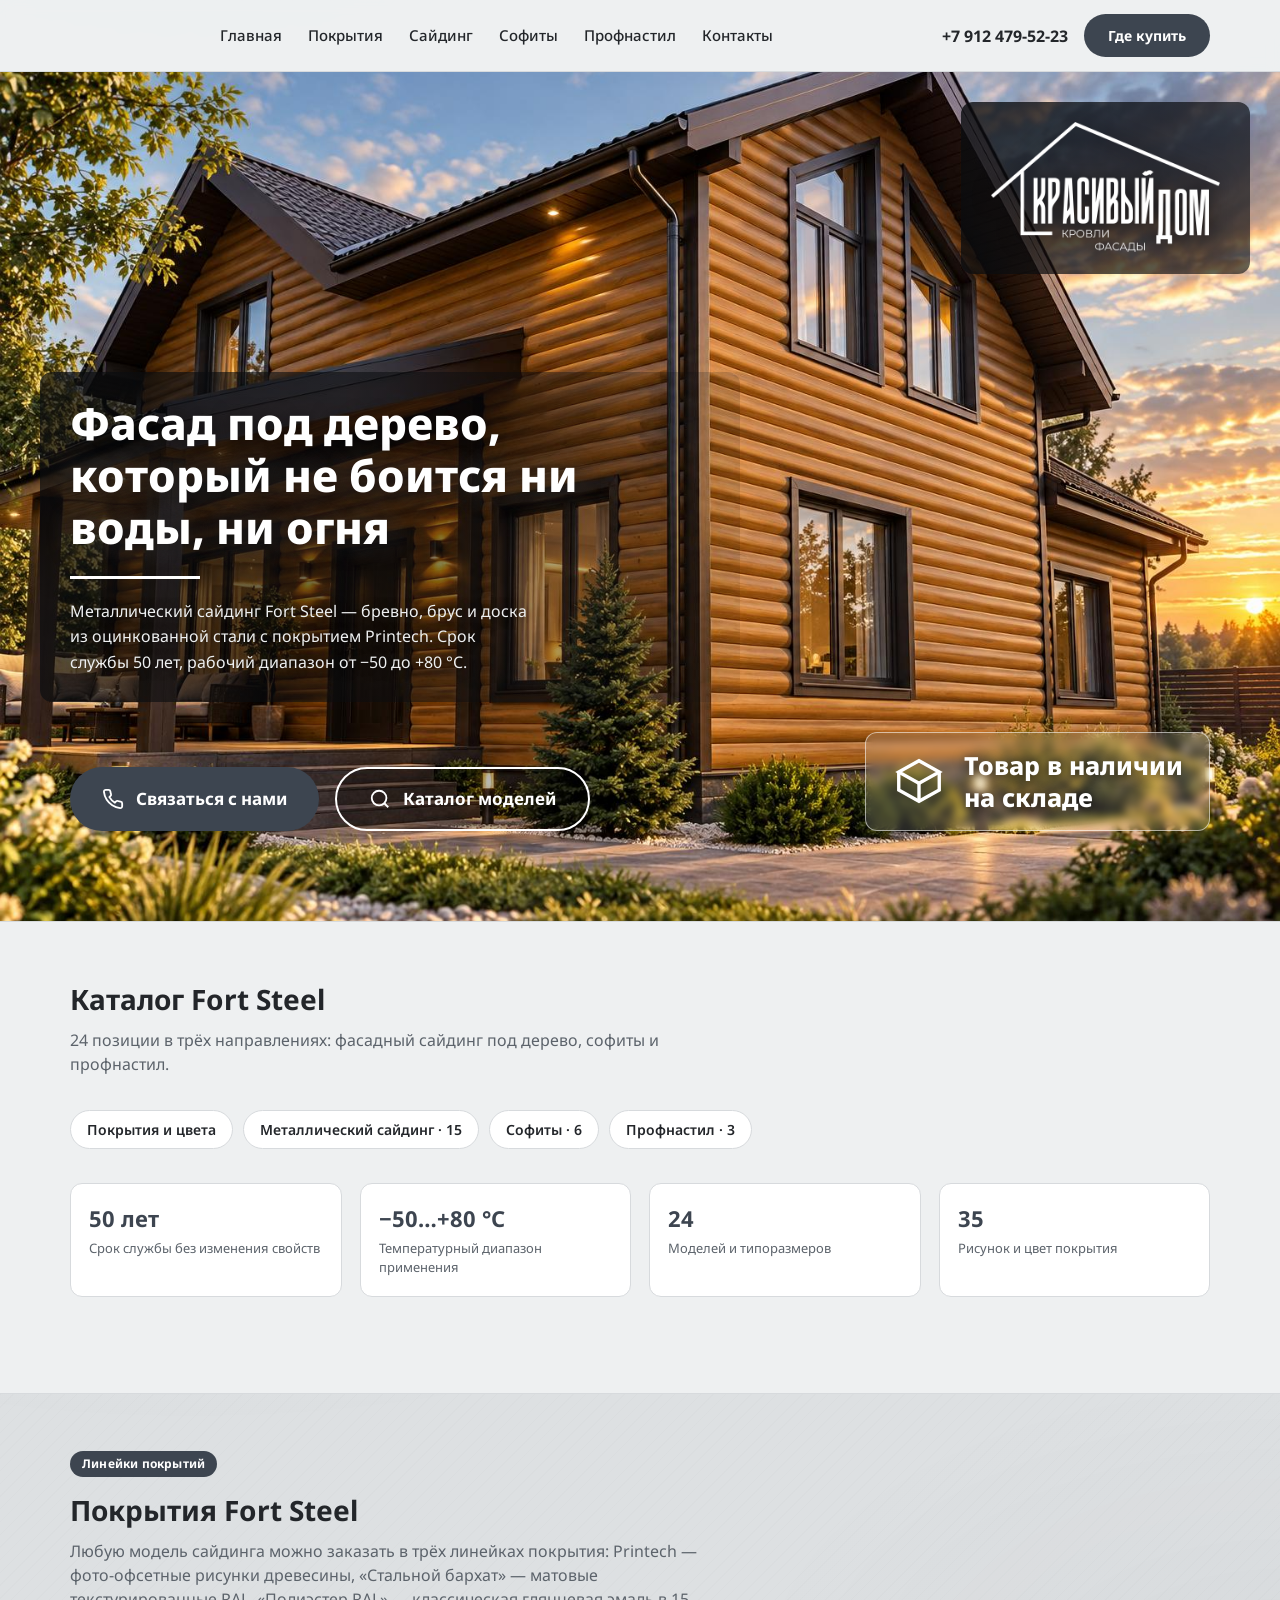
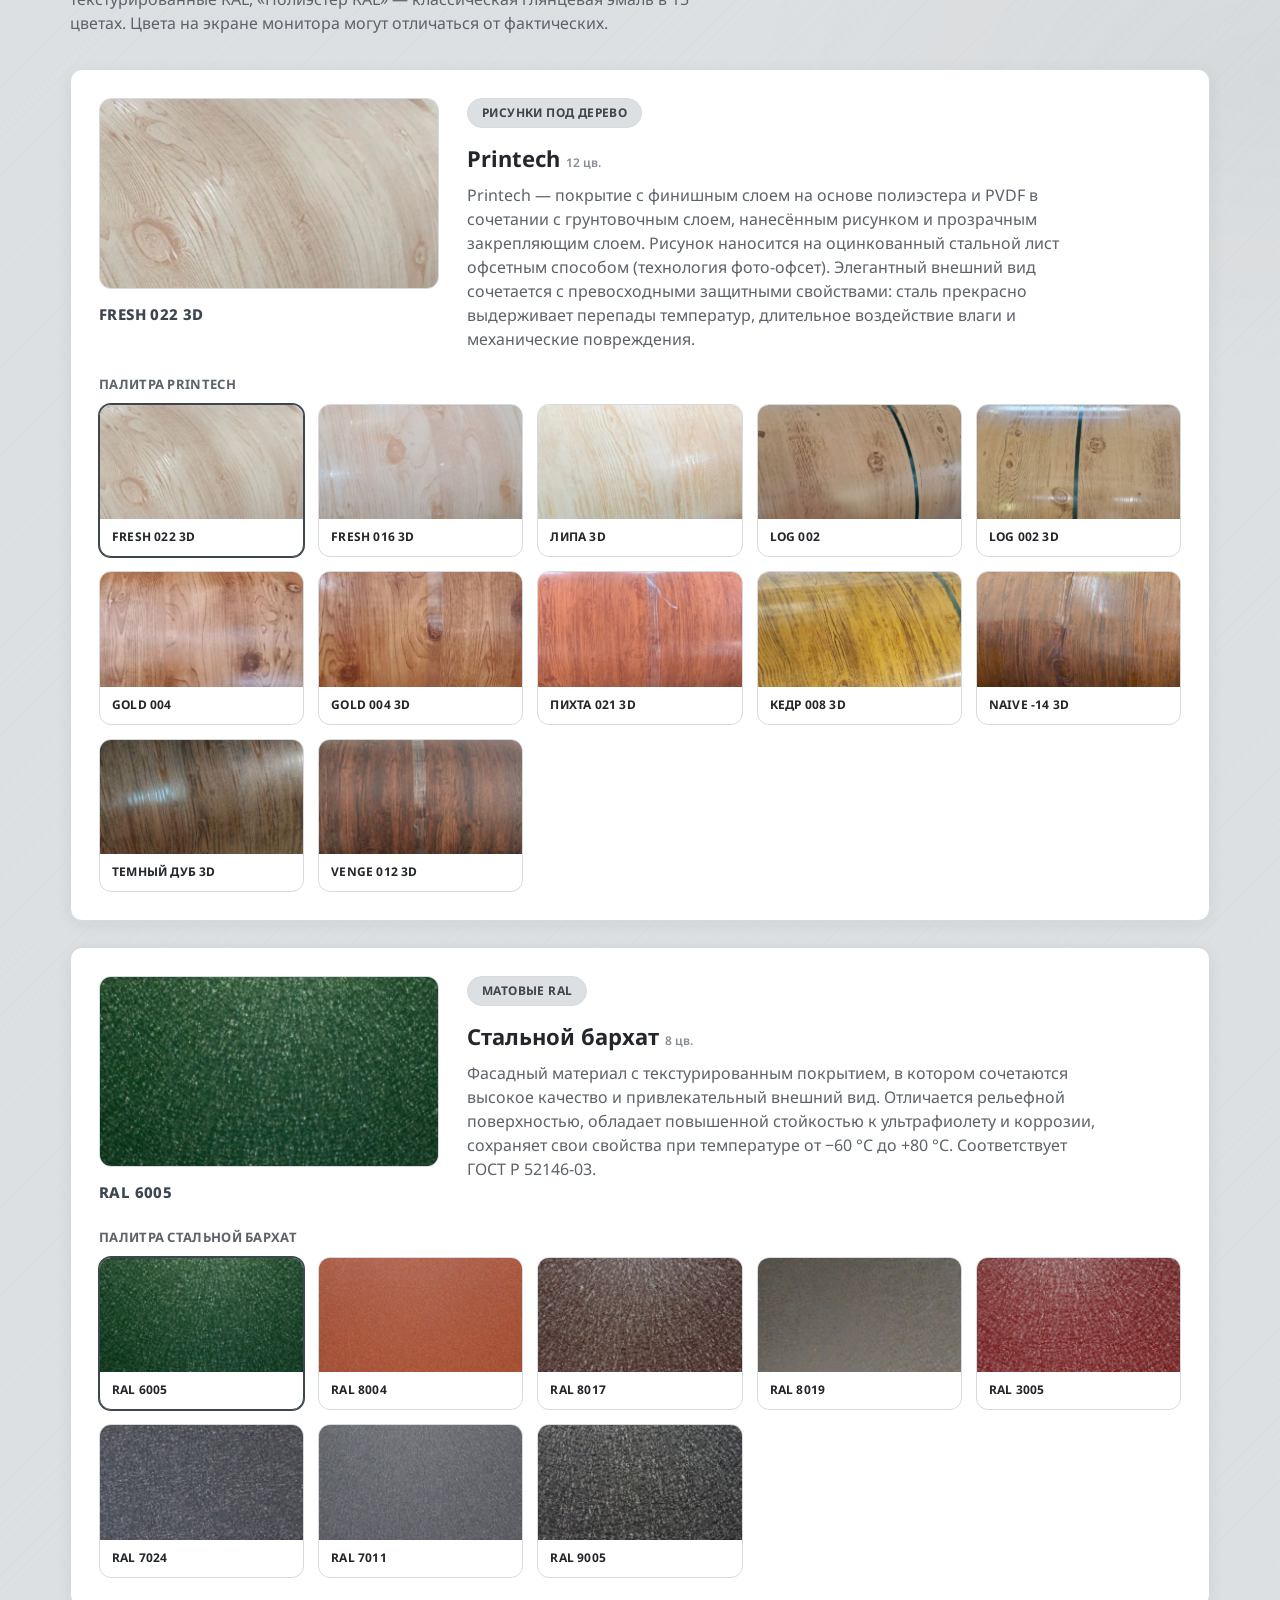
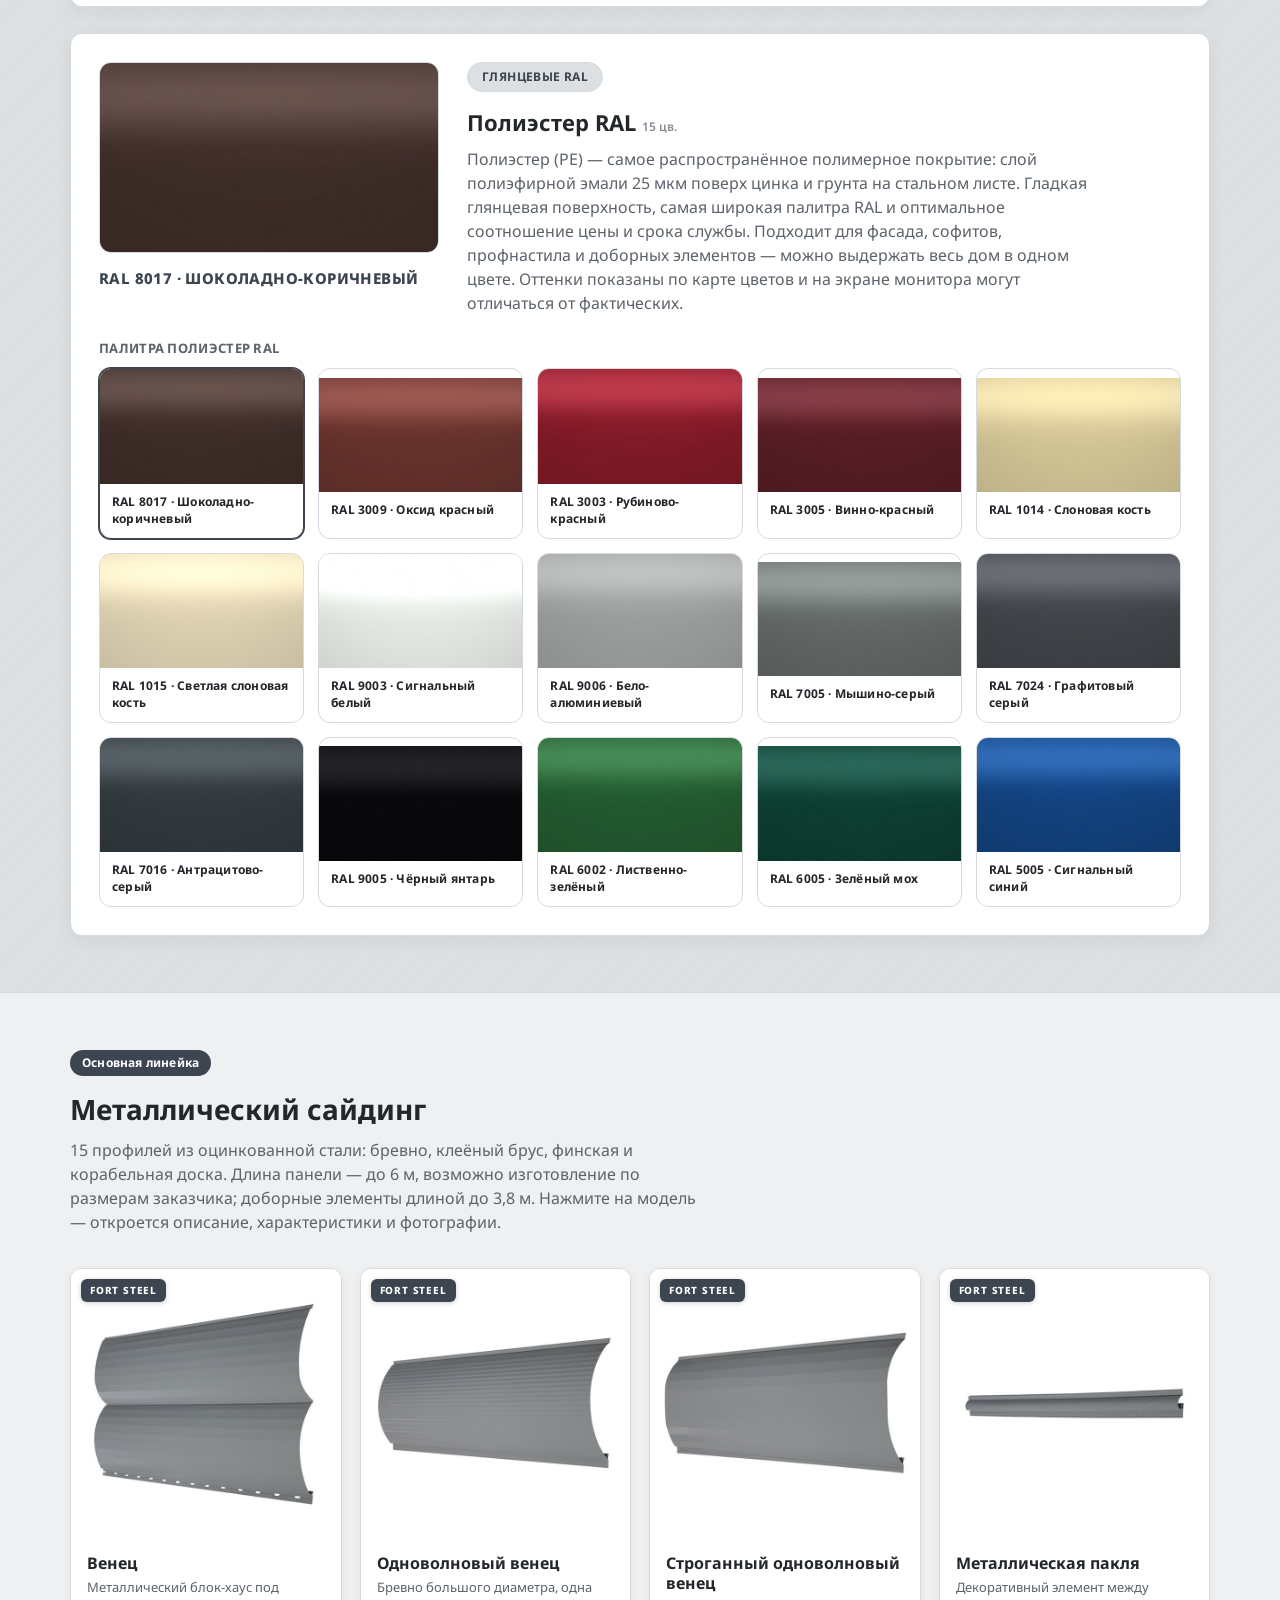
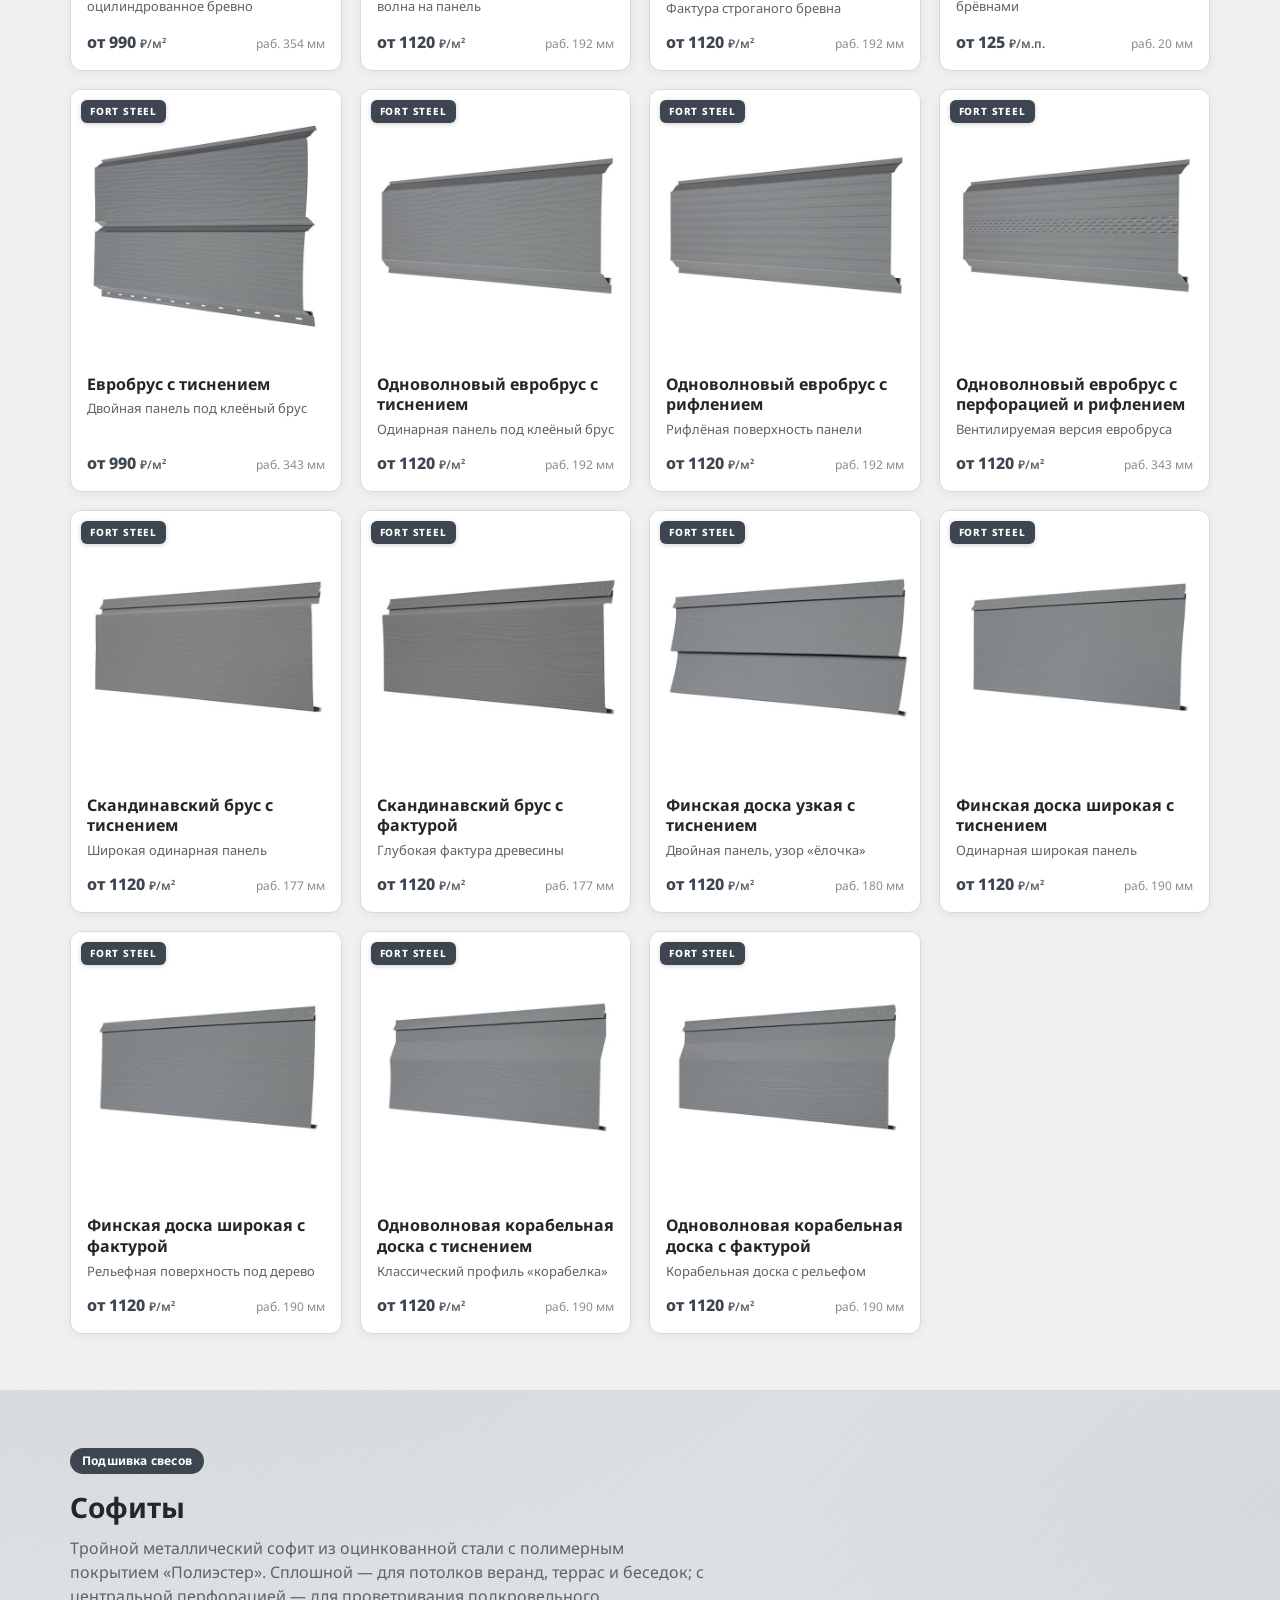
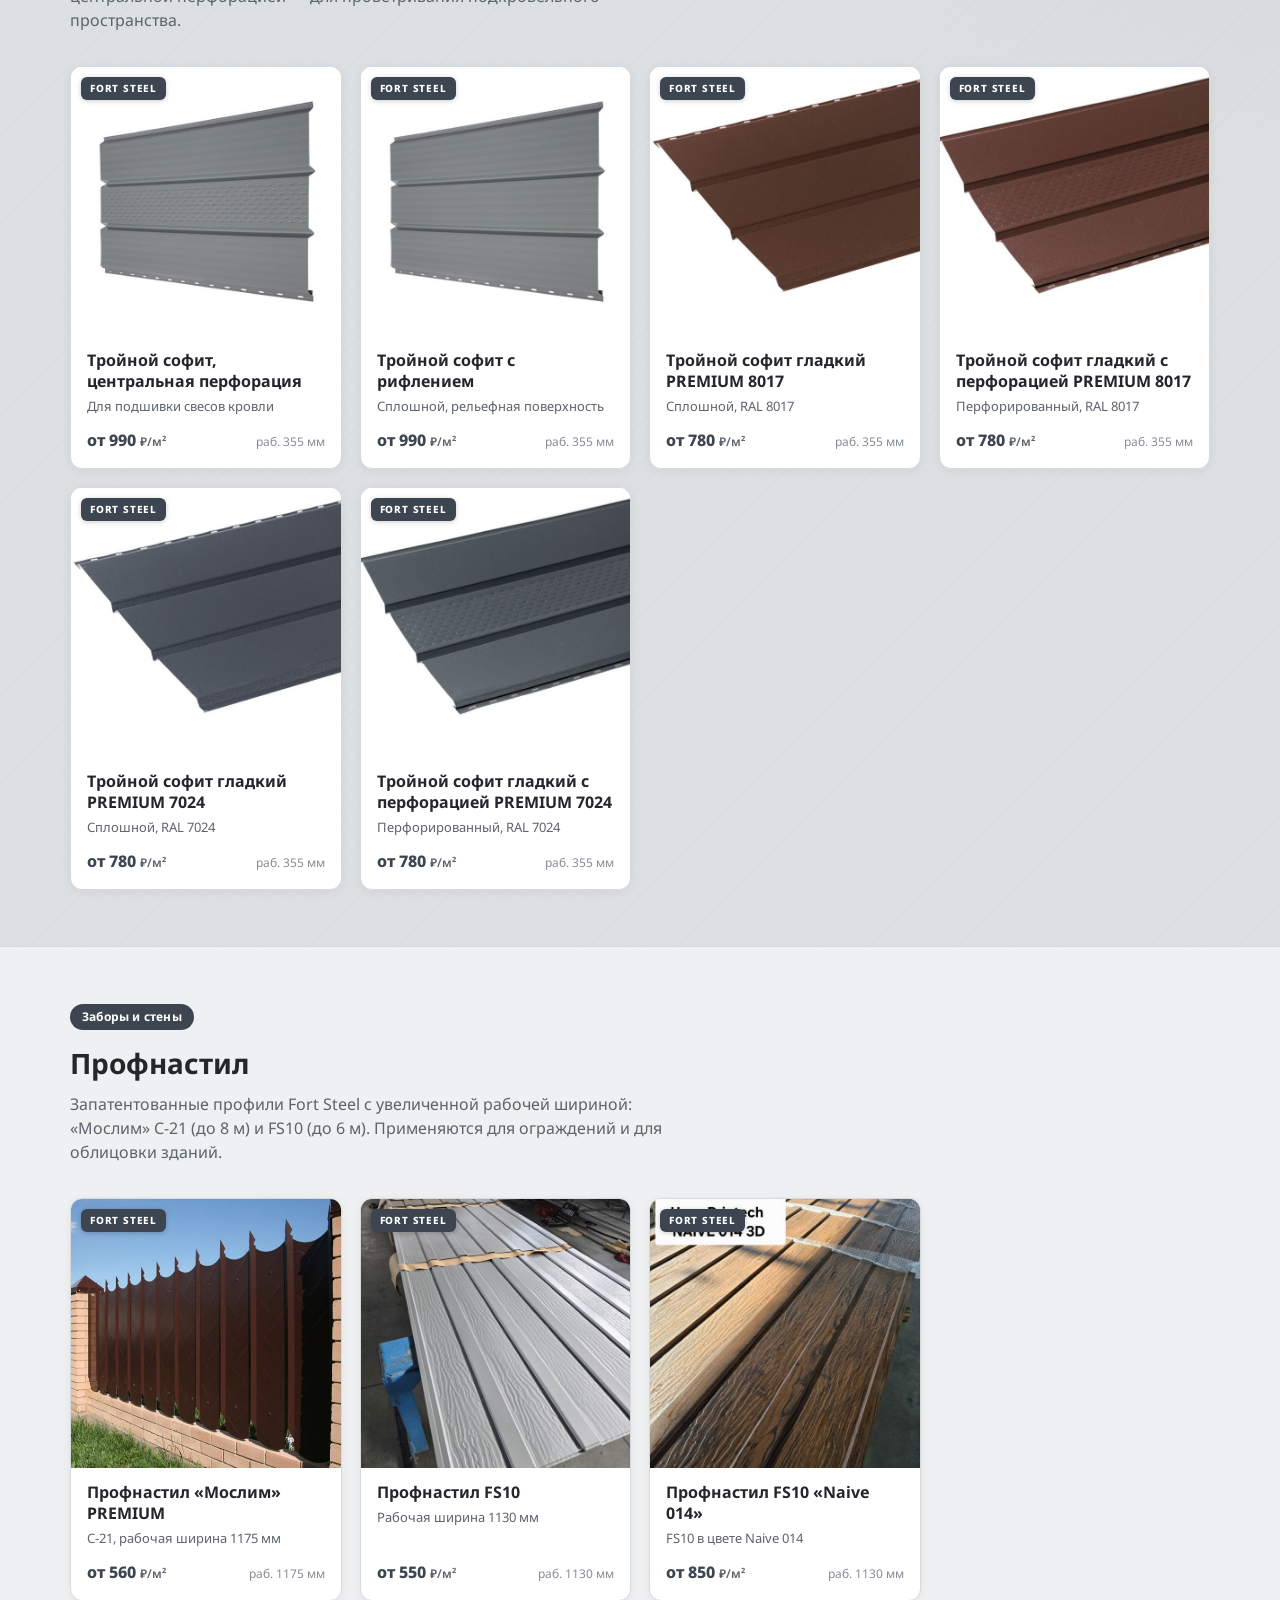
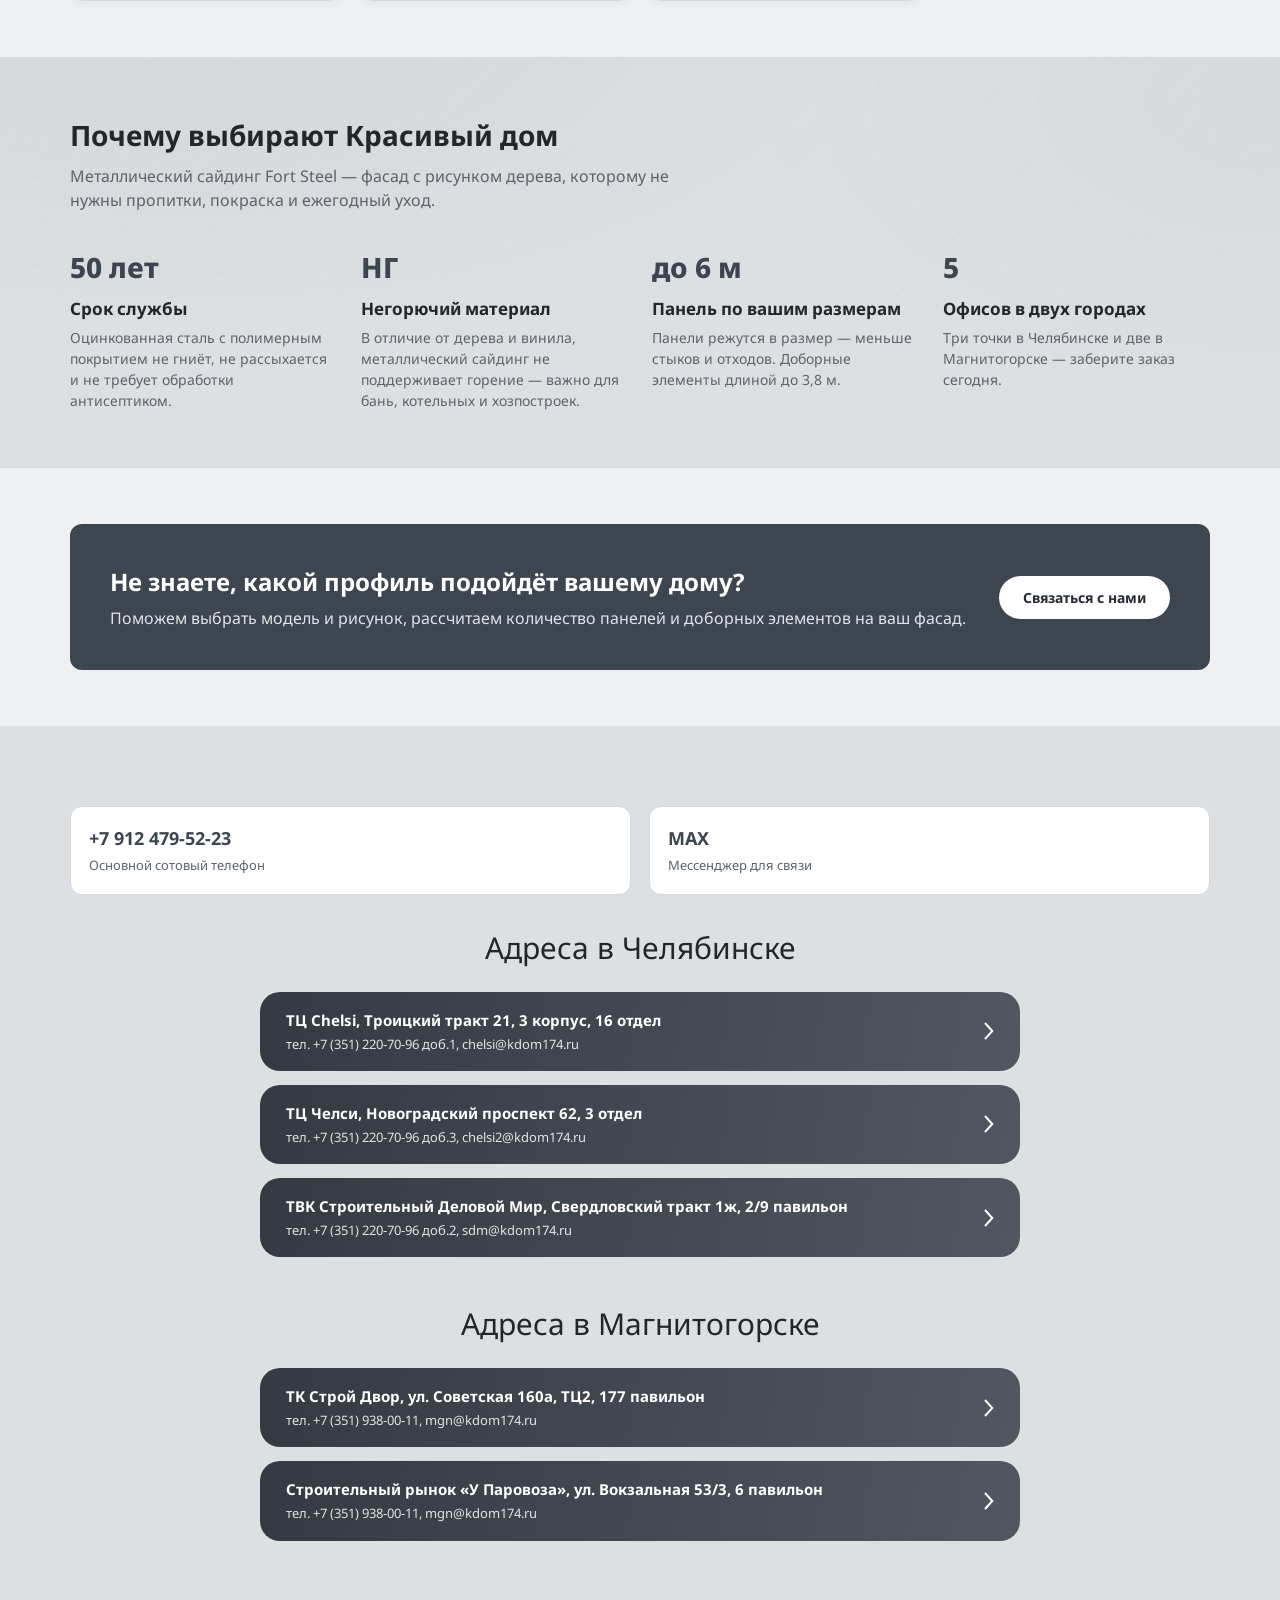
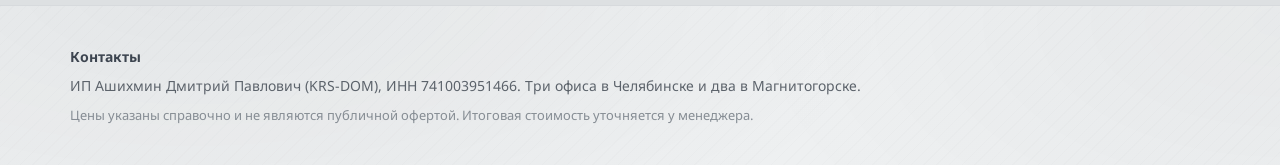
<file: index.html>
<!doctype html>
<html lang="ru">
<head>
<meta charset="UTF-8">
<meta name="viewport" content="width=device-width, initial-scale=1">
<title>Металлический сайдинг Fort Steel — купить в Челябинске и Магнитогорске | KRS-DOM</title>
<meta name="description" content="Металлический сайдинг Fort Steel в Челябинске и Магнитогорске: 15 моделей сайдинга, софиты, профнастил «Мослим» и FS10. Покрытия Printech, «Стальной бархат» и «Полиэстер RAL» — 35 цветов и рисунков. Характеристики, цены, адреса офисов.">
<link rel="preconnect" href="https://fonts.googleapis.com">
<link href="https://fonts.googleapis.com/css2?family=Noto+Sans:wght@400;500;700;800&subset=cyrillic&display=swap" rel="stylesheet">
<link rel="stylesheet" href="assets/style.css?v=4">
</head>
<body>

<header class="site-header">
  <div class="container header-inner">
    <nav class="main-nav">
      <a href="#top">Главная</a>
      <a href="#coatings">Покрытия</a>
      <a href="#siding">Сайдинг</a>
      <a href="#soffit">Софиты</a>
      <a href="#profile">Профнастил</a>
      <a href="#contacts">Контакты</a>
    </nav>
    <div class="header-contacts">
      <span class="header-phone">+7 912 479-52-23</span>
      <a href="#contacts" class="btn">Где купить</a>
    </div>
  </div>
</header>

<section class="hero-v2" id="top">
  <img class="hero-v2-bg" src="assets/images/hero/hero-blockhouse.jpg" alt="Дом, облицованный металлическим сайдингом Fort Steel под бревно с покрытием Printech">
  <div class="hero-v2-logo">
    <img src="assets/images/logo-krasiviydom-white.png" alt="Красивый дом — Кровли, Фасады">
  </div>
  <div class="container hero-v2-inner">
    <div class="hero-v2-text">
      <h1>Фасад под дерево, <span class="accent">который не боится ни воды, ни огня</span></h1>
      <div class="hero-v2-rule"></div>
      <p>Металлический сайдинг Fort Steel — бревно, брус и доска из оцинкованной стали с покрытием Printech. Срок службы 50 лет, рабочий диапазон от −50 до +80 °C.</p>
    </div>

    <div class="hero-v2-bottom">
      <div class="hero-v2-actions">
        <a href="#contacts" class="btn">
          <svg width="22" height="22" viewBox="0 0 24 24" fill="none" stroke="currentColor" stroke-width="2"><path d="M22 16.92v3a2 2 0 0 1-2.18 2 19.79 19.79 0 0 1-8.63-3.07 19.5 19.5 0 0 1-6-6 19.79 19.79 0 0 1-3.07-8.67A2 2 0 0 1 4.11 2h3a2 2 0 0 1 2 1.72c.127.96.362 1.903.7 2.81a2 2 0 0 1-.45 2.11L8.09 9.91a16 16 0 0 0 6 6l1.27-1.27a2 2 0 0 1 2.11-.45c.907.338 1.85.573 2.81.7A2 2 0 0 1 22 16.92Z"/></svg>
          Связаться с нами
        </a>
        <a href="#siding" class="btn-outline">
          <svg width="22" height="22" viewBox="0 0 24 24" fill="none" stroke="currentColor" stroke-width="2"><circle cx="11" cy="11" r="8"/><path d="m21 21-4.35-4.35"/></svg>
          Каталог моделей
        </a>
      </div>
      <div class="hero-v2-stock">
        <svg width="46" height="46" viewBox="0 0 24 24" fill="none" stroke="currentColor" stroke-width="1.5"><path d="M21 8 12 3 3 8l9 5 9-5Z"/><path d="M3 8v8l9 5 9-5V8"/><path d="M12 13v8"/></svg>
        <span>Товар в наличии<br>на складе</span>
      </div>
    </div>
  </div>
</section>

<section>
  <div class="container">
    <h2 class="section-title">Каталог Fort Steel</h2>
    <p class="section-sub">24 позиции в трёх направлениях: фасадный сайдинг под дерево, софиты и профнастил.</p>

    <div class="quick-nav">
      <a href="#coatings">Покрытия и цвета</a>
      <a href="#siding">Металлический сайдинг · 15</a>
      <a href="#soffit">Софиты · 6</a>
      <a href="#profile">Профнастил · 3</a>
    </div>

    <div class="spec-grid" style="margin-top:0">
      <div class="spec-item"><div class="val">50 лет</div><div class="lbl">Срок службы без изменения свойств</div></div>
      <div class="spec-item"><div class="val">−50…+80 °C</div><div class="lbl">Температурный диапазон применения</div></div>
      <div class="spec-item"><div class="val">24</div><div class="lbl">Моделей и типоразмеров</div></div>
      <div class="spec-item"><div class="val">35</div><div class="lbl">Рисунок и цвет покрытия</div></div>
    </div>
  </div>
</section>

<section class="alt" id="coatings">
  <div class="container">
    <div><span class="tag">Линейки покрытий</span></div>
    <h2 class="section-title">Покрытия Fort Steel</h2>
    <p class="section-sub">Любую модель сайдинга можно заказать в трёх линейках покрытия: Printech — фото-офсетные рисунки древесины, «Стальной бархат» — матовые текстурированные RAL, «Полиэстер RAL» — классическая глянцевая эмаль в 15 цветах. Цвета на экране монитора могут отличаться от фактических.</p>
    <div id="coatings-blocks"></div>
  </div>
</section>

<section id="siding">
  <div class="container">
    <div><span class="tag">Основная линейка</span></div>
    <h2 class="section-title">Металлический сайдинг</h2>
    <p class="section-sub">15 профилей из оцинкованной стали: бревно, клеёный брус, финская и корабельная доска. Длина панели — до 6 м, возможно изготовление по размерам заказчика; доборные элементы длиной до 3,8 м. Нажмите на модель — откроется описание, характеристики и фотографии.</p>

    <div class="model-grid" id="siding-grid"></div>
  </div>
</section>

<section class="alt" id="soffit">
  <div class="container">
    <div><span class="tag">Подшивка свесов</span></div>
    <h2 class="section-title">Софиты</h2>
    <p class="section-sub">Тройной металлический софит из оцинкованной стали с полимерным покрытием «Полиэстер». Сплошной — для потолков веранд, террас и беседок; с центральной перфорацией — для проветривания подкровельного пространства.</p>

    <div class="model-grid" id="soffit-grid"></div>
  </div>
</section>

<section id="profile">
  <div class="container">
    <div><span class="tag">Заборы и стены</span></div>
    <h2 class="section-title">Профнастил</h2>
    <p class="section-sub">Запатентованные профили Fort Steel с увеличенной рабочей шириной: «Мослим» С-21 (до 8 м) и FS10 (до 6 м). Применяются для ограждений и для облицовки зданий.</p>

    <div class="model-grid" id="profile-grid"></div>
  </div>
</section>

<section class="alt">
  <div class="container">
    <h2 class="section-title">Почему выбирают Красивый дом</h2>
    <p class="section-sub">Металлический сайдинг Fort Steel — фасад с рисунком дерева, которому не нужны пропитки, покраска и ежегодный уход.</p>
    <div class="advantages">
      <div class="advantage">
        <div class="num">50 лет</div>
        <h4>Срок службы</h4>
        <p>Оцинкованная сталь с полимерным покрытием не гниёт, не рассыхается и не требует обработки антисептиком.</p>
      </div>
      <div class="advantage">
        <div class="num">НГ</div>
        <h4>Негорючий материал</h4>
        <p>В отличие от дерева и винила, металлический сайдинг не поддерживает горение — важно для бань, котельных и хозпостроек.</p>
      </div>
      <div class="advantage">
        <div class="num">до 6 м</div>
        <h4>Панель по вашим размерам</h4>
        <p>Панели режутся в размер — меньше стыков и отходов. Доборные элементы длиной до 3,8 м.</p>
      </div>
      <div class="advantage">
        <div class="num">5</div>
        <h4>Офисов в двух городах</h4>
        <p>Три точки в Челябинске и две в Магнитогорске — заберите заказ сегодня.</p>
      </div>
    </div>
  </div>
</section>

<section>
  <div class="container">
    <div class="cta-band">
      <div>
        <h3>Не знаете, какой профиль подойдёт вашему дому?</h3>
        <p>Поможем выбрать модель и рисунок, рассчитаем количество панелей и доборных элементов на ваш фасад.</p>
      </div>
      <a href="#contacts" class="btn">Связаться с нами</a>
    </div>
  </div>
</section>

<section class="addr-section" id="contacts">
  <div class="container">
    <div class="spec-grid" style="grid-template-columns: repeat(auto-fit, minmax(240px,1fr)); margin-bottom:30px">
      <div class="spec-item">
        <div class="val" style="font-size:18px">+7 912 479-52-23</div>
        <div class="lbl">Основной сотовый телефон</div>
      </div>
      <div class="spec-item">
        <div class="val" style="font-size:18px">MAX</div>
        <div class="lbl">Мессенджер для связи</div>
      </div>
    </div>

    <h2 class="addr-heading">Адреса в Челябинске</h2>
    <div class="addr-list">
      <a class="addr-btn" href="https://yandex.ru/maps/-/CPV6jSyN" target="_blank" rel="noopener">
        <span class="addr-btn-text">
          <span class="addr-btn-title">ТЦ Chelsi, Троицкий тракт 21, 3 корпус, 16 отдел</span>
          <span class="addr-btn-descr">тел. +7 (351) 220-70-96 доб.1, chelsi@kdom174.ru</span>
        </span>
        <span class="addr-btn-arrow"><svg viewBox="0 0 10 18" fill="none" xmlns="http://www.w3.org/2000/svg"><path d="M1.00071 1L8.27344 9L1.00071 17" stroke="currentColor" stroke-width="2"/></svg></span>
      </a>
      <a class="addr-btn" href="https://yandex.ru/maps/-/CPV6jDYJ" target="_blank" rel="noopener">
        <span class="addr-btn-text">
          <span class="addr-btn-title">ТЦ Челси, Новоградский проспект 62, 3 отдел</span>
          <span class="addr-btn-descr">тел. +7 (351) 220-70-96 доб.3, chelsi2@kdom174.ru</span>
        </span>
        <span class="addr-btn-arrow"><svg viewBox="0 0 10 18" fill="none" xmlns="http://www.w3.org/2000/svg"><path d="M1.00071 1L8.27344 9L1.00071 17" stroke="currentColor" stroke-width="2"/></svg></span>
      </a>
      <a class="addr-btn" href="https://yandex.ru/maps/-/CPV6jP55" target="_blank" rel="noopener">
        <span class="addr-btn-text">
          <span class="addr-btn-title">ТВК Строительный Деловой Мир, Свердловский тракт 1ж, 2/9 павильон</span>
          <span class="addr-btn-descr">тел. +7 (351) 220-70-96 доб.2, sdm@kdom174.ru</span>
        </span>
        <span class="addr-btn-arrow"><svg viewBox="0 0 10 18" fill="none" xmlns="http://www.w3.org/2000/svg"><path d="M1.00071 1L8.27344 9L1.00071 17" stroke="currentColor" stroke-width="2"/></svg></span>
      </a>
    </div>
    <h2 class="addr-heading">Адреса в Магнитогорске</h2>
    <div class="addr-list">
      <a class="addr-btn" href="https://yandex.ru/maps/-/CPV6fX35" target="_blank" rel="noopener">
        <span class="addr-btn-text">
          <span class="addr-btn-title">ТК Строй Двор, ул. Советская 160а, ТЦ2, 177 павильон</span>
          <span class="addr-btn-descr">тел. +7 (351) 938-00-11, mgn@kdom174.ru</span>
        </span>
        <span class="addr-btn-arrow"><svg viewBox="0 0 10 18" fill="none" xmlns="http://www.w3.org/2000/svg"><path d="M1.00071 1L8.27344 9L1.00071 17" stroke="currentColor" stroke-width="2"/></svg></span>
      </a>
      <a class="addr-btn" href="https://yandex.ru/maps/-/CPV6f85S" target="_blank" rel="noopener">
        <span class="addr-btn-text">
          <span class="addr-btn-title">Строительный рынок «У Паровоза», ул. Вокзальная 53/3, 6 павильон</span>
          <span class="addr-btn-descr">тел. +7 (351) 938-00-11, mgn@kdom174.ru</span>
        </span>
        <span class="addr-btn-arrow"><svg viewBox="0 0 10 18" fill="none" xmlns="http://www.w3.org/2000/svg"><path d="M1.00071 1L8.27344 9L1.00071 17" stroke="currentColor" stroke-width="2"/></svg></span>
      </a>
    </div>
  </div>
</section>

<footer class="site-footer">
  <div class="container">
    <h4 style="margin:0 0 8px;color:var(--gold);font-size:14px">Контакты</h4>
    <p style="margin:0;color:var(--muted);font-size:14px">ИП Ашихмин Дмитрий Павлович (KRS-DOM), ИНН 741003951466. Три офиса в Челябинске и два в Магнитогорске.</p>
    <p style="margin:10px 0 0;color:var(--muted-2);font-size:13px">Цены указаны справочно и не являются публичной офертой. Итоговая стоимость уточняется у менеджера.</p>
  </div>
</footer>

<script src="assets/data.js?v=7"></script>
<script src="assets/site.js?v=5"></script>
<script>
/* ==================================================================
   Ц Е Н Ы   —   м е н я ю т с я   з д е с ь

   Правьте только число в кавычках справа: было "890" — стало "950".
   Всё остальное в строке (название слева, двоеточие, запятая в конце)
   не трогайте.

   Пустые кавычки ""  — на карточке вместо цены будет «Цена по запросу».
   Цена показывается как «от <число> ₽/м²».
   Исключения по единице измерения — в списке FS_PRICE_UNITS ниже.
   После правки: «Сохранить и закрыть» -> «Опубликовать».
   ================================================================== */
var FS_PRICE_UNIT = '₽/м²';

/* Модели, которые считаются не за квадратный метр.
   Слева название модели, справа единица измерения. */
var FS_PRICE_UNITS = {
  'Металлическая пакля': '₽/м.п.'
};

var FS_PRICES = {

  /* ---------- Металлический сайдинг ---------- */
  'Венец':                                           '990',
  'Одноволновый венец':                              '1120',
  'Строганный одноволновый венец':                   '1120',
  'Металлическая пакля':                             '125',
  'Евробрус с тиснением':                            '990',
  'Одноволновый евробрус с тиснением':               '1120',
  'Одноволновый евробрус с рифлением':               '1120',
  'Одноволновый евробрус с перфорацией и рифлением': '1120',
  'Скандинавский брус с тиснением':                  '1120',
  'Скандинавский брус с фактурой':                   '1120',
  'Финская доска узкая с тиснением':                 '1120',
  'Финская доска широкая с тиснением':               '1120',
  'Финская доска широкая с фактурой':                '1120',
  'Одноволновая корабельная доска с тиснением':      '1120',
  'Одноволновая корабельная доска с фактурой':       '1120',

  /* ---------- Софиты ---------- */
  'Тройной софит, центральная перфорация':            '990',
  'Тройной софит с рифлением':                        '990',
  'Тройной софит гладкий PREMIUM 8017':               '780',
  'Тройной софит гладкий с перфорацией PREMIUM 8017': '780',
  'Тройной софит гладкий PREMIUM 7024':               '780',
  'Тройной софит гладкий с перфорацией PREMIUM 7024': '780',

  /* ---------- Профнастил ---------- */
  'Профнастил «Мослим» PREMIUM': '560',
  'Профнастил FS10':             '550',
  'Профнастил FS10 «Naive 014»': '850'
};
/* ================ конец блока цен ================================= */

if (typeof applyPrices === 'function') {
  applyPrices(FS_PRICES, FS_PRICE_UNIT, [MODELS_SIDING, MODELS_SOFFIT, MODELS_PROFILE], FS_PRICE_UNITS);
}
renderCoatings('coatings-blocks', COATINGS);
renderModels('siding', MODELS_SIDING, 'Металлический сайдинг');
renderModels('soffit', MODELS_SOFFIT, 'Софиты');
renderModels('profile', MODELS_PROFILE, 'Профнастил');
initModelModal();
</script>
</body>
</html>
</file>
<file: assets/style.css>
:root {
  --gold: #3d4550;
  --gold-dark: #262b32;
  --gold-soft: #ffffff;
  --text: #23262a;
  --muted: #5c636b;
  --muted-2: #868d94;
  --bg: #eef0f1;
  --panel: #ffffff;
  --panel-alt: #dde0e2;
  --media-bg: #aeb2b7;
  --media-bg-light: #e7e9ea;
  --border: #d7dadd;
  --radius: 12px;
  --pill: 999px;
  --texture:
    radial-gradient(ellipse 1100px 480px at 15% -10%, rgba(61,69,80,0.06), transparent 65%),
    radial-gradient(ellipse 900px 500px at 100% 10%, rgba(61,69,80,0.04), transparent 60%),
    repeating-linear-gradient(135deg, rgba(0,0,0,0.012) 0px, rgba(0,0,0,0.012) 1px, transparent 1px, transparent 9px);
}

* { box-sizing: border-box; }

body {
  margin: 0;
  font-family: 'Noto Sans', Arial, sans-serif;
  color: var(--text);
  background-color: var(--bg);
  background-image: var(--texture);
  background-attachment: fixed;
  line-height: 1.5;
}

a { color: var(--gold); text-decoration: none; }
a:hover { text-decoration: underline; }

img { max-width: 100%; display: block; }

.container {
  max-width: 1180px;
  margin: 0 auto;
  padding: 0 20px;
}

/* Header */
header.site-header {
  border-bottom: 1px solid var(--border);
  position: sticky;
  top: 0;
  background: rgba(238,240,241,0.92);
  backdrop-filter: blur(6px);
  z-index: 50;
}

.header-inner {
  display: flex;
  align-items: center;
  justify-content: space-between;
  padding: 14px 0;
  gap: 20px;
}

.logo {
  display: flex;
  align-items: center;
  gap: 10px;
  font-weight: 700;
  font-size: 20px;
  color: var(--text);
  letter-spacing: .3px;
}
.logo img { height: 44px; width: auto; }

nav.main-nav {
  display: flex;
  gap: 26px;
  flex: 1;
  justify-content: center;
}
nav.main-nav a {
  color: var(--text);
  font-size: 15px;
  font-weight: 500;
}
nav.main-nav a.active,
nav.main-nav a:hover { color: var(--gold); text-decoration: none; }

.header-contacts {
  display: flex;
  align-items: center;
  gap: 16px;
}
.header-phone {
  font-weight: 700;
  font-size: 16px;
  color: var(--text);
  white-space: nowrap;
}
.btn {
  display: inline-block;
  background: var(--gold);
  color: #fff;
  padding: 11px 24px;
  border-radius: var(--pill);
  font-weight: 700;
  font-size: 14px;
  border: none;
  cursor: pointer;
  white-space: nowrap;
}
.btn:hover { background: var(--gold-dark); text-decoration: none; }
.btn-outline {
  display: inline-block;
  background: transparent;
  color: var(--gold);
  padding: 10px 23px;
  border-radius: var(--pill);
  font-weight: 700;
  font-size: 14px;
  border: 1.5px solid var(--gold);
}
.btn-outline:hover { background: var(--gold); color: #fff; text-decoration: none; }

/* Hero v2 — full-bleed photo hero, krs-dom style */
.hero-v2 {
  position: relative;
  min-height: 620px;
  overflow: hidden;
  border-bottom: 1px solid var(--border);
}
.hero-v2-bg {
  position: absolute;
  inset: 0;
  width: 100%;
  height: 100%;
  object-fit: cover;
  object-position: 60% 45%;
}
.hero-v2-logo {
  position: absolute;
  top: 30px;
  right: 30px;
  z-index: 3;
  display: block;
  padding: 20px 30px 22px;
}
/* тёмная подложка — как под заголовком, иначе белый логотип тонет в небе */
.hero-v2-logo::before {
  content: '';
  position: absolute;
  inset: 0;
  border-radius: var(--radius);
  background: linear-gradient(125deg, rgba(10,12,15,0.8) 0%, rgba(10,12,15,0.62) 100%);
  z-index: 0;
}
.hero-v2-logo img {
  position: relative;
  z-index: 1;
  height: 130px;
  width: auto;
  display: block;
  filter: drop-shadow(0 2px 10px rgba(0,0,0,0.7));
}
@media (max-width: 860px) {
  .hero-v2-logo { top: 14px; right: 14px; padding: 12px 17px 13px; }
  .hero-v2-logo img { height: 62px; }
}
.hero-v2-inner {
  position: relative;
  z-index: 2;
  min-height: 620px;
  padding: 44px 20px 34px;
  display: flex;
  flex-direction: column;
  justify-content: space-between;
}
.hero-v2-text {
  position: relative;
  max-width: 700px;
  margin-top: 200px;
  padding: 26px 30px;
  margin-left: -30px;
}
.hero-v2-text::before {
  content: '';
  position: absolute;
  inset: 0;
  background: linear-gradient(100deg, rgba(10,12,15,0.72) 0%, rgba(10,12,15,0.52) 55%, rgba(10,12,15,0.08) 100%);
  border-radius: var(--radius);
  z-index: 0;
}
.hero-v2-text h1,
.hero-v2-text p,
.hero-v2-rule {
  position: relative;
  z-index: 1;
}
.hero-v2-text h1 {
  font-size: 44px;
  font-weight: 800;
  line-height: 1.18;
  margin: 0;
  color: #fff;
  text-shadow: 0 2px 18px rgba(0,0,0,0.55);
}
.hero-v2-text h1 .accent {
  color: var(--gold-soft);
  text-shadow: 0 2px 22px rgba(0,0,0,0.75), 0 0 30px rgba(255,255,255,0.25);
}
.hero-v2-rule { width: 130px; height: 3px; background: var(--gold-soft); margin: 22px 0 20px; }
.hero-v2-text p {
  color: #eef0f1;
  font-size: 16px;
  line-height: 1.6;
  margin: 0;
  max-width: 460px;
  text-shadow: 0 1px 12px rgba(0,0,0,0.6);
}

.hero-v2-stock {
  align-self: flex-end;
  display: flex;
  align-items: center;
  gap: 18px;
  color: #fff;
  font-size: 25px;
  font-weight: 800;
  line-height: 1.3;
  text-shadow: 0 1px 12px rgba(0,0,0,0.6);
  background: rgba(255,255,255,0.14);
  border: 1.5px solid rgba(255,255,255,0.55);
  backdrop-filter: blur(4px);
  border-radius: var(--radius);
  padding: 16px 26px;
}
.hero-v2-stock svg { flex-shrink: 0; color: #fff; width: 54px; height: 54px; }

@media (max-width: 860px) {
  .hero-v2-stock { font-size: 17px; padding: 12px 18px; gap: 12px; }
  .hero-v2-stock svg { width: 38px; height: 38px; }
}

.hero-v2-bottom {
  display: flex;
  align-items: flex-end;
  justify-content: space-between;
  flex-wrap: wrap;
  gap: 20px;
  margin-top: 30px;
}
.hero-v2-actions { display: flex; gap: 16px; flex-wrap: wrap; }
.hero-v2-actions .btn,
.hero-v2-actions .btn-outline {
  display: inline-flex;
  align-items: center;
  gap: 12px;
  font-size: 17px;
  padding: 17px 32px;
}
.hero-v2-actions .btn-outline { background: rgba(0,0,0,0.28); border-color: #fff; color: #fff; border-width: 2px; }
.hero-v2-actions .btn-outline:hover { background: #fff; color: var(--text); }

@media (max-width: 860px) {
  .hero-v2-actions .btn,
  .hero-v2-actions .btn-outline { font-size: 15px; padding: 14px 24px; }
}

@media (max-width: 860px) {
  .hero-v2 { min-height: unset; }
  .hero-v2-inner { min-height: unset; padding: 32px 20px; gap: 26px; }
  .hero-v2-text { margin-top: 100px; margin-left: 0; padding: 16px 18px; }
  .hero-v2-text h1 { font-size: 30px; }
  .hero-v2-stock { align-self: flex-start; font-size: 16px; }
  .hero-v2-bottom { flex-direction: column; align-items: flex-start; }
}

/* Sections */
section { padding: 56px 0; }
section.alt {
  background-color: var(--panel-alt);
  background-image: var(--texture);
  border-top: 1px solid var(--border);
  border-bottom: 1px solid var(--border);
}

.section-title {
  font-size: 28px;
  margin: 0 0 8px;
  color: var(--text);
  position: relative;
  display: inline-block;
}
.section-sub {
  color: var(--muted);
  font-size: 16px;
  margin: 0 0 34px;
  max-width: 640px;
}

.docke-badge {
  position: absolute;
  top: 10px;
  left: 10px;
  height: 26px;
  width: auto;
  background: #fff;
  border-radius: 6px;
  padding: 3px 6px;
  box-shadow: 0 1px 5px rgba(0,0,0,0.2);
  z-index: 2;
}
.tag {
  display: inline-block;
  font-size: 12px;
  font-weight: 700;
  color: #fff;
  background: var(--gold);
  padding: 4px 12px;
  border-radius: var(--pill);
  margin-bottom: 12px;
  letter-spacing: .2px;
}

/* Advantages */
.advantages {
  display: grid;
  grid-template-columns: repeat(auto-fit, minmax(220px, 1fr));
  gap: 24px;
}
.advantage h4 { margin: 0 0 6px; font-size: 17px; color: var(--text); }
.advantage p { margin: 0; color: var(--muted); font-size: 14px; }
.advantage .num {
  color: var(--gold);
  font-size: 28px;
  font-weight: 800;
  margin-bottom: 8px;
}

/* Collection blocks (facade panels) */
.collection-block {
  background: var(--panel);
  border: 1px solid var(--border);
  border-radius: var(--radius);
  box-shadow: 0 4px 18px rgba(32,36,41,0.06);
  padding: 28px;
  margin-bottom: 26px;
}
.collection-block:last-child { margin-bottom: 0; }
.collection-block .section-sub { margin-bottom: 18px; }
.collection-block .spec-grid { margin: 14px 0 0; }
.collection-block .spec-item,
.collection-block .product-card { background: var(--panel-alt); }
.collection-block .product-grid { margin-bottom: 18px; }
.collection-subheading {
  font-size: 13px;
  font-weight: 700;
  text-transform: uppercase;
  letter-spacing: .3px;
  color: var(--muted);
  margin: 0 0 10px;
}
.collection-subheading-row {
  display: flex;
  align-items: center;
  justify-content: space-between;
  flex-wrap: wrap;
  gap: 6px 20px;
  margin-bottom: 10px;
}
.collection-subheading-row .collection-subheading { margin-bottom: 0; }
@media (max-width: 640px) {
  .collection-block { padding: 20px; }
}

.collection-head {
  display: grid;
  grid-template-columns: 340px 1fr;
  gap: 28px;
  align-items: start;
  margin-bottom: 24px;
}
.collection-hero-col {
  display: flex;
  flex-direction: column;
  align-items: flex-start;
  gap: 14px;
}
.collection-hero {
  position: relative;
  width: 100%;
  aspect-ratio: 4 / 3;
  border-radius: var(--radius);
  overflow: hidden;
  border: 1px solid var(--border);
  background: var(--media-bg);
  display: flex;
  align-items: center;
  justify-content: center;
}
.collection-hero img:not(.docke-badge) { width: 100%; height: 100%; object-fit: contain; display: block; }
@media (max-width: 860px) {
  .collection-head { grid-template-columns: 1fr; gap: 18px; }
}

.collection-tag {
  display: inline-flex;
  align-items: center;
  font-size: 12px;
  font-weight: 700;
  letter-spacing: .4px;
  text-transform: uppercase;
  color: var(--gold);
  background: var(--panel-alt);
  border: 1px solid var(--border);
  padding: 5px 14px;
  border-radius: var(--pill);
  margin-bottom: 14px;
}
.collection-title { display: block; margin-top: 0; }

.collection-title-row {
  display: flex;
  align-items: baseline;
  justify-content: space-between;
  flex-wrap: wrap;
  gap: 8px 20px;
}
.collection-title-row .collection-title { margin-bottom: 8px; }
.collection-price {
  font-size: 18px;
  color: var(--muted);
  white-space: nowrap;
}
.collection-price span {
  color: var(--gold);
  font-weight: 800;
  font-size: 26px;
}

.product-card { cursor: pointer; appearance: none; -webkit-appearance: none; font-family: inherit; }
.product-card.is-active { border-color: var(--gold); box-shadow: 0 0 0 1px var(--gold); }

.spec-grid {
  display: grid;
  grid-template-columns: repeat(auto-fit, minmax(180px, 1fr));
  gap: 18px;
  margin: 30px 0 40px;
}
.spec-item {
  border: 1px solid var(--border);
  border-radius: var(--radius);
  padding: 18px;
  background: var(--panel);
}
.spec-item .val { font-size: 22px; font-weight: 700; color: var(--gold); }
.spec-item .lbl { color: var(--muted); font-size: 13px; margin-top: 4px; }

.product-grid {
  display: flex;
  gap: 14px;
  overflow-x: auto;
  padding-bottom: 12px;
  scroll-snap-type: x proximity;
}
.product-grid::-webkit-scrollbar { height: 8px; }
.product-grid::-webkit-scrollbar-track { background: var(--panel-alt); border-radius: 4px; }
.product-grid::-webkit-scrollbar-thumb { background: var(--gold-soft); border-radius: 4px; }
.product-card {
  flex: 0 0 160px;
  scroll-snap-align: start;
  border: 1px solid var(--border);
  border-radius: var(--radius);
  padding: 10px;
  background: var(--panel);
  text-align: center;
  transition: border-color .15s;
}
.product-card:hover { border-color: var(--gold); }
.product-card .img-wrap {
  aspect-ratio: 344 / 386;
  display: flex;
  align-items: center;
  justify-content: center;
  margin-bottom: 8px;
  background: var(--media-bg);
  border-radius: 8px;
}
.product-card h4 { font-size: 12px; margin: 0 0 4px; font-weight: 600; color: var(--text); }
.product-card .articul { font-size: 10px; color: var(--muted-2); margin-bottom: 4px; }
.product-card .price { font-weight: 700; color: var(--gold); font-size: 13px; }
.product-card .price .old {
  color: var(--muted-2);
  text-decoration: line-through;
  font-weight: 400;
  font-size: 13px;
  margin-left: 6px;
}

table.compare {
  width: 100%;
  border-collapse: collapse;
  margin: 30px 0;
  font-size: 14px;
  background: var(--panel);
}
table.compare th, table.compare td {
  border: 1px solid var(--border);
  padding: 12px 14px;
  text-align: left;
  color: var(--text);
}
table.compare th { background: var(--panel-alt); color: var(--gold); }
table.compare td.center, table.compare th.center { text-align: center; }

/* CTA band */
.cta-band {
  background: var(--gold);
  color: #fff;
  border-radius: var(--radius);
  padding: 40px;
  display: flex;
  align-items: center;
  justify-content: space-between;
  flex-wrap: wrap;
  gap: 20px;
}
.cta-band h3 { margin: 0 0 6px; font-size: 24px; color: #fff; }
.cta-band p { margin: 0; opacity: .85; }
.cta-band .btn { background: #fff; color: var(--gold-dark); }
.cta-band .btn:hover { background: var(--panel-alt); }

/* Contacts */
.contacts-grid {
  display: grid;
  grid-template-columns: repeat(auto-fit, minmax(260px, 1fr));
  gap: 24px;
}
.contact-card {
  border: 1px solid var(--border);
  border-radius: var(--radius);
  padding: 24px;
  background: var(--panel);
}
.contact-card h3 { margin: 0 0 14px; font-size: 18px; color: var(--gold); }
.contact-card .row { margin-bottom: 8px; font-size: 15px; color: var(--text); }
.contact-card .row span.lbl { color: var(--muted); display: block; font-size: 12px; }

.breadcrumbs {
  font-size: 13px;
  color: var(--muted);
  margin: 20px 0;
}
.breadcrumbs a { color: var(--muted); }

/* Addresses block */
.addr-section {
  background: var(--panel-alt);
  padding: 50px 0 20px;
}
.addr-heading {
  color: var(--text);
  font-size: 30px;
  font-weight: 400;
  margin: 0 0 22px;
  text-align: center;
}
.addr-list {
  display: flex;
  flex-direction: column;
  gap: 14px;
  max-width: 760px;
  margin: 0 auto 44px;
}
.addr-btn {
  display: flex;
  align-items: center;
  justify-content: space-between;
  gap: 16px;
  background-image: linear-gradient(100deg, rgba(52,58,66,1) 0%, rgba(80,87,96,1) 100%);
  color: #fff;
  border-radius: 20px;
  padding: 18px 26px;
  text-decoration: none;
}
.addr-btn:hover { opacity: .88; text-decoration: none; }
.addr-btn-text { text-align: left; min-width: 0; }
.addr-btn-title { display: block; font-weight: 700; font-size: 15px; line-height: 1.4; }
.addr-btn-descr { display: block; font-size: 13px; opacity: .85; margin-top: 4px; line-height: 1.4; }
.addr-btn-arrow { flex-shrink: 0; color: #fff; }
.addr-btn-arrow svg { width: 10px; height: 18px; display: block; }

/* Footer */
footer.site-footer {
  border-top: 1px solid var(--border);
  padding: 40px 0;
  background-color: var(--bg);
  background-image: var(--texture);
  margin-top: 0;
}
.footer-inner {
  display: flex;
  justify-content: space-between;
  flex-wrap: wrap;
  gap: 24px;
}
.footer-col h4 { font-size: 14px; margin: 0 0 12px; color: var(--gold); }
.footer-col a { display: block; color: var(--muted); font-size: 14px; margin-bottom: 8px; }
.footer-col a:hover { color: var(--gold); }
.footer-bottom {
  margin-top: 30px;
  padding-top: 20px;
  border-top: 1px solid var(--border);
  font-size: 13px;
  color: var(--muted-2);
  display: flex;
  justify-content: space-between;
  flex-wrap: wrap;
  gap: 10px;
}

@media (max-width: 860px) {
  nav.main-nav { display: none; }
  .hero-text h1 { font-size: 28px; }
}

/* ============================================================
   Fort Steel — дополнения к базовой теме
   ============================================================ */

/* Изображения товаров — фото на белом фоне, а не PNG с прозрачностью */
.collection-hero,
.product-card .img-wrap { background: #fff; }
.product-card .img-wrap { aspect-ratio: 4 / 3; overflow: hidden; position: relative; display: block; }
.product-card .img-wrap img {
  position: absolute; top: 0; left: 0;
  width: 100%; height: 100%; object-fit: cover; border-radius: 6px;
}


/* ---------- Компактная сетка моделей: 4 плитки в ряд ---------- */
.model-grid {
  display: grid;
  grid-template-columns: repeat(4, minmax(0, 1fr));
  gap: 18px;
}
@media (max-width: 1080px) { .model-grid { grid-template-columns: repeat(3, minmax(0, 1fr)); } }
@media (max-width: 820px)  { .model-grid { grid-template-columns: repeat(2, minmax(0, 1fr)); gap: 14px; } }
@media (max-width: 420px)  { .model-grid { gap: 10px; } }

.model-tile {
  display: flex;
  flex-direction: column;
  border: 1px solid var(--border);
  border-radius: var(--radius);
  overflow: hidden;
  background: var(--panel);
  box-shadow: 0 2px 10px rgba(32,36,41,0.06);
  color: var(--text);
  cursor: pointer;
  transition: box-shadow .15s, transform .15s, border-color .15s;
}
.model-tile:hover {
  box-shadow: 0 10px 30px rgba(32,36,41,0.16);
  border-color: var(--gold);
  transform: translateY(-2px);
  text-decoration: none;
}
.model-tile-media {
  position: relative;
  display: block;
  aspect-ratio: 1 / 1;
  background: #fff;
  overflow: hidden;
}
.model-tile-media img {
  position: absolute;
  top: 0;
  left: 0;
  width: 100%;
  height: 100%;
  object-fit: cover;
}
.model-tile-hint {
  position: absolute;
  left: 0;
  right: 0;
  bottom: 0;
  padding: 26px 12px 9px;
  font-size: 12px;
  font-weight: 800;
  letter-spacing: .4px;
  text-transform: uppercase;
  color: #fff;
  background: linear-gradient(to top, rgba(14,16,19,0.8), rgba(14,16,19,0));
  opacity: 0;
  transition: opacity .15s;
}
.model-tile:hover .model-tile-hint { opacity: 1; }
.model-tile-body {
  display: flex;
  flex-direction: column;
  flex: 1;
  padding: 14px 16px 16px;
}
.model-tile-name {
  display: block;
  font-size: 16px;
  font-weight: 700;
  line-height: 1.3;
  margin-bottom: 5px;
  color: var(--text);
}
.model-tile-short {
  display: -webkit-box;
  -webkit-line-clamp: 2;
  -webkit-box-orient: vertical;
  overflow: hidden;
  font-size: 13px;
  line-height: 1.45;
  color: var(--muted);
}
.model-tile-meta {
  display: flex;
  align-items: baseline;
  justify-content: space-between;
  gap: 8px;
  margin-top: auto;
  padding-top: 12px;
}
.model-tile-meta .price { color: var(--gold); font-weight: 800; font-size: 16px; white-space: nowrap; }
.model-tile-meta .price small { font-weight: 600; font-size: 12px; color: var(--muted); }
.model-tile-meta .width { color: var(--muted-2); font-size: 12px; white-space: nowrap; }

@media (max-width: 820px) {
  .model-tile-body { padding: 12px 13px 14px; }
  .model-tile-name { font-size: 15px; }
  .model-tile-meta .price { font-size: 15px; }
}
@media (max-width: 420px) {
  .model-tile-body { padding: 10px 11px 12px; }
  .model-tile-name { font-size: 14px; }
  .model-tile-short { -webkit-line-clamp: 3; font-size: 12px; }
  .model-tile-meta { padding-top: 9px; flex-wrap: wrap; gap: 2px 8px; }
  .model-tile-meta .price { font-size: 14px; }
}

/* ---------- Всплывающее окно модели ---------- */
.model-modal {
  position: fixed;
  top: 0;
  left: 0;
  right: 0;
  bottom: 0;
  z-index: 200;
  display: none;
  overflow-y: auto;
  -webkit-overflow-scrolling: touch;
}
.model-modal.is-open { display: block; }
.model-modal-backdrop {
  position: fixed;
  top: 0;
  left: 0;
  right: 0;
  bottom: 0;
  background: rgba(18,20,24,0.62);
}
.model-modal-dialog {
  position: relative;
  width: calc(100% - 40px);
  max-width: 980px;
  margin: 40px auto;
  background: var(--panel);
  border: 1px solid var(--border);
  border-radius: var(--radius);
  box-shadow: 0 30px 90px rgba(0,0,0,0.4);
  padding: 28px;
}
.model-modal .collection-head { margin-bottom: 0; }
.model-modal .collection-title-row { padding-right: 44px; }
.model-modal-close {
  position: absolute;
  top: 14px;
  right: 14px;
  z-index: 2;
  width: 38px;
  height: 38px;
  padding: 0;
  border: 1px solid var(--border);
  border-radius: 50%;
  background: var(--panel);
  color: var(--text);
  font-size: 24px;
  line-height: 1;
  font-family: inherit;
  cursor: pointer;
  display: flex;
  align-items: center;
  justify-content: center;
}
.model-modal-close:hover { background: var(--gold); border-color: var(--gold); color: #fff; }

.model-thumbs {
  display: grid;
  grid-template-columns: repeat(5, 1fr);
  gap: 8px;
  width: 100%;
}
.model-thumb {
  position: relative;
  aspect-ratio: 4 / 3;
  padding: 0;
  overflow: hidden;
  border: 1px solid var(--border);
  border-radius: 8px;
  background: #fff;
  cursor: pointer;
  appearance: none;
  -webkit-appearance: none;
  transition: border-color .15s;
}
.model-thumb img { width: 100%; height: 100%; object-fit: cover; }
.model-thumb:hover { border-color: var(--gold); }
.model-thumb.is-active { border-color: var(--gold); box-shadow: 0 0 0 1px var(--gold); }

@media (max-width: 640px) {
  .model-modal-dialog { width: calc(100% - 20px); margin: 12px auto; padding: 18px; }
  .model-modal .collection-title-row { padding-right: 40px; }
  .model-thumbs { grid-template-columns: repeat(4, 1fr); }
}

/* Бейдж бренда поверх карточки */
.fs-badge {
  position: absolute;
  top: 10px;
  left: 10px;
  z-index: 2;
  background: var(--gold);
  color: #fff;
  font-size: 10px;
  font-weight: 800;
  letter-spacing: .8px;
  text-transform: uppercase;
  padding: 4px 9px;
  border-radius: 6px;
  box-shadow: 0 1px 5px rgba(0,0,0,0.2);
}

/* Таблица характеристик внутри блока модели */
.model-props {
  display: grid;
  grid-template-columns: repeat(auto-fit, minmax(240px, 1fr));
  gap: 0 28px;
  margin: 16px 0 0;
  border-top: 1px solid var(--border);
}
.model-props div {
  display: flex;
  justify-content: space-between;
  gap: 12px;
  padding: 9px 0;
  border-bottom: 1px solid var(--border);
  font-size: 14px;
}
.model-props div .k { color: var(--muted); white-space: nowrap; }
.model-props div .v { color: var(--text); font-weight: 600; text-align: right; }

.model-note {
  margin: 16px 0 0;
  font-size: 13px;
  line-height: 1.6;
  color: var(--muted);
  background: var(--panel-alt);
  border-left: 3px solid var(--gold);
  border-radius: 0 8px 8px 0;
  padding: 12px 16px;
}

/* Покрытия — плитки цветов */
.swatch-grid {
  display: grid;
  grid-template-columns: repeat(auto-fill, minmax(170px, 1fr));
  gap: 14px;
}
.swatch {
  border: 1px solid var(--border);
  border-radius: var(--radius);
  overflow: hidden;
  background: var(--panel);
  cursor: pointer;
  appearance: none;
  -webkit-appearance: none;
  padding: 0;
  font-family: inherit;
  text-align: left;
  transition: border-color .15s, box-shadow .15s, transform .15s;
}
.swatch:hover { border-color: var(--gold); transform: translateY(-2px); }
.swatch.is-active { border-color: var(--gold); box-shadow: 0 0 0 1px var(--gold); }
.swatch img { width: 100%; aspect-ratio: 16 / 9; object-fit: cover; display: block; }
.swatch span {
  display: block;
  padding: 9px 12px 11px;
  font-size: 12px;
  font-weight: 700;
  color: var(--text);
  letter-spacing: .2px;
}

.coating-preview {
  width: 100%;
  aspect-ratio: 16 / 9;
  border-radius: var(--radius);
  overflow: hidden;
  border: 1px solid var(--border);
  background: var(--media-bg);
}
.coating-preview img { width: 100%; height: 100%; object-fit: cover; }
.coating-current {
  font-size: 15px;
  font-weight: 800;
  letter-spacing: .4px;
  color: var(--gold);
  text-transform: uppercase;
}

/* Быстрая навигация по каталогу */
.quick-nav {
  display: flex;
  flex-wrap: wrap;
  gap: 10px;
  margin: 0 0 34px;
}
.quick-nav a {
  border: 1px solid var(--border);
  background: var(--panel);
  border-radius: var(--pill);
  padding: 8px 16px;
  font-size: 14px;
  font-weight: 600;
  color: var(--text);
}
.quick-nav a:hover { border-color: var(--gold); color: var(--gold); text-decoration: none; }

.count-badge {
  display: inline-block;
  margin-left: 6px;
  font-size: 12px;
  color: var(--muted-2);
  font-weight: 600;
}

/* Якоря не должны заезжать под липкую шапку */
section[id], .collection-block[id] { scroll-margin-top: 80px; }

@media (max-width: 640px) {
  .swatch-grid { grid-template-columns: repeat(auto-fill, minmax(140px, 1fr)); }
  .model-props div { font-size: 13px; }
}

/* .header-inner переопределял padding контейнера — возвращаем боковые отступы */
.header-inner { padding-left: 20px; padding-right: 20px; }
@media (max-width: 400px) {
  .header-phone { font-size: 15px; }
  .header-contacts { gap: 10px; }
}
</file>
